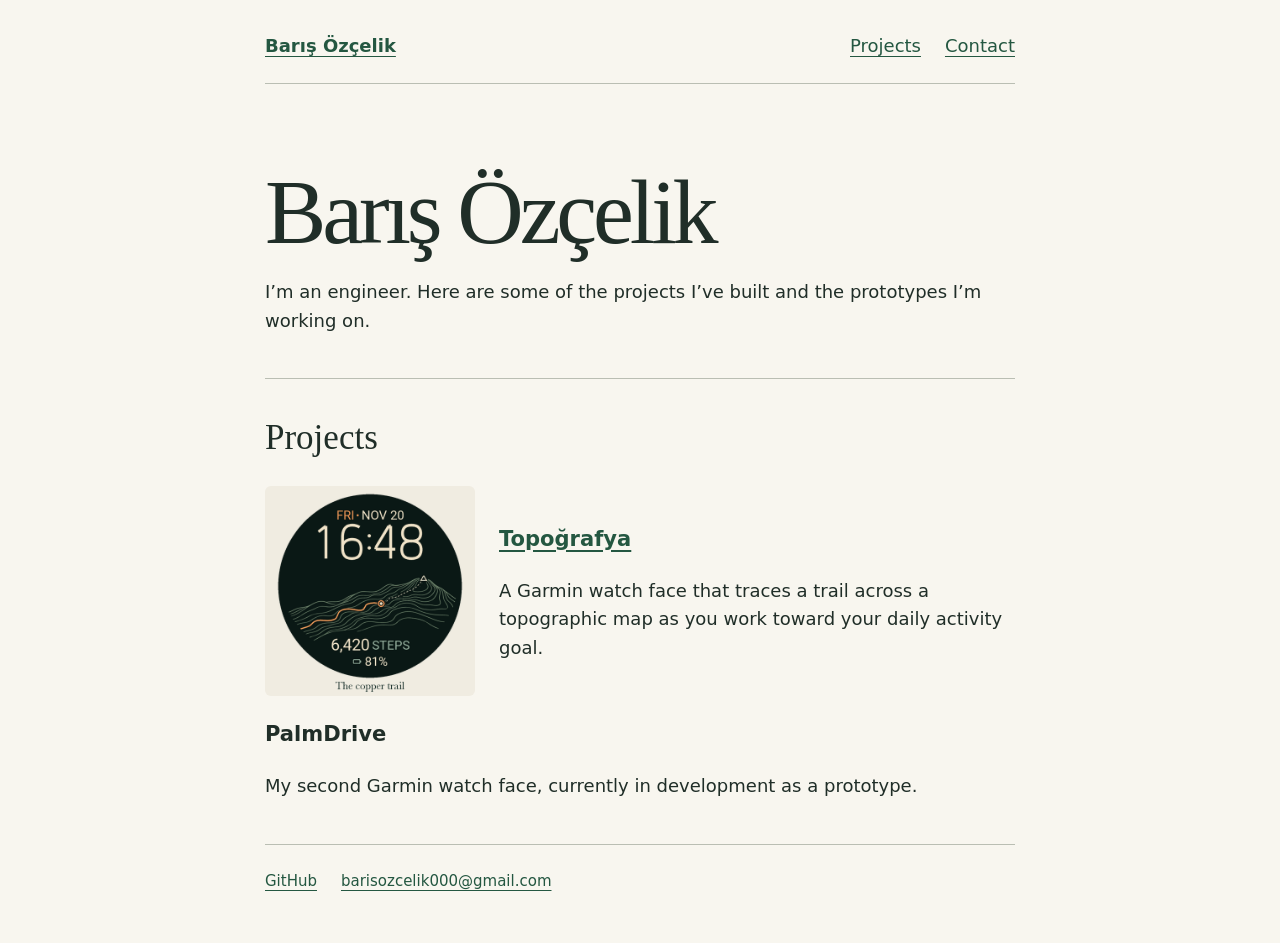
<file: index.html>
<!doctype html><html lang="en"><head><meta charset="utf-8"><meta name="viewport" content="width=device-width,initial-scale=1"><title>Barış Özçelik · Engineer</title><link rel="stylesheet" href="style.css"></head><body><nav aria-label="Main navigation"><a href="./">Barış Özçelik</a><a href="./#projeler">Projects</a><a href="mailto:barisozcelik000@gmail.com">Contact</a></nav><main><header><h1>Barış Özçelik</h1><p>I’m an engineer. Here are some of the projects I’ve built and the prototypes I’m working on.</p></header><section id="projeler"><h2>Projects</h2><article class="project"><img src="topografya.png" alt="The Topoğrafya watch face"><div><h3><a href="apps/watch-faces/topografya/">Topoğrafya</a></h3><p>A Garmin watch face that traces a trail across a topographic map as you work toward your daily activity goal.</p></div></article><article><h3>PalmDrive</h3><p>My second Garmin watch face, currently in development as a prototype.</p></article></section></main><footer><a href="https://github.com/barisozcelik">GitHub</a><a href="mailto:barisozcelik000@gmail.com">barisozcelik000@gmail.com</a></footer></body></html>
</file>
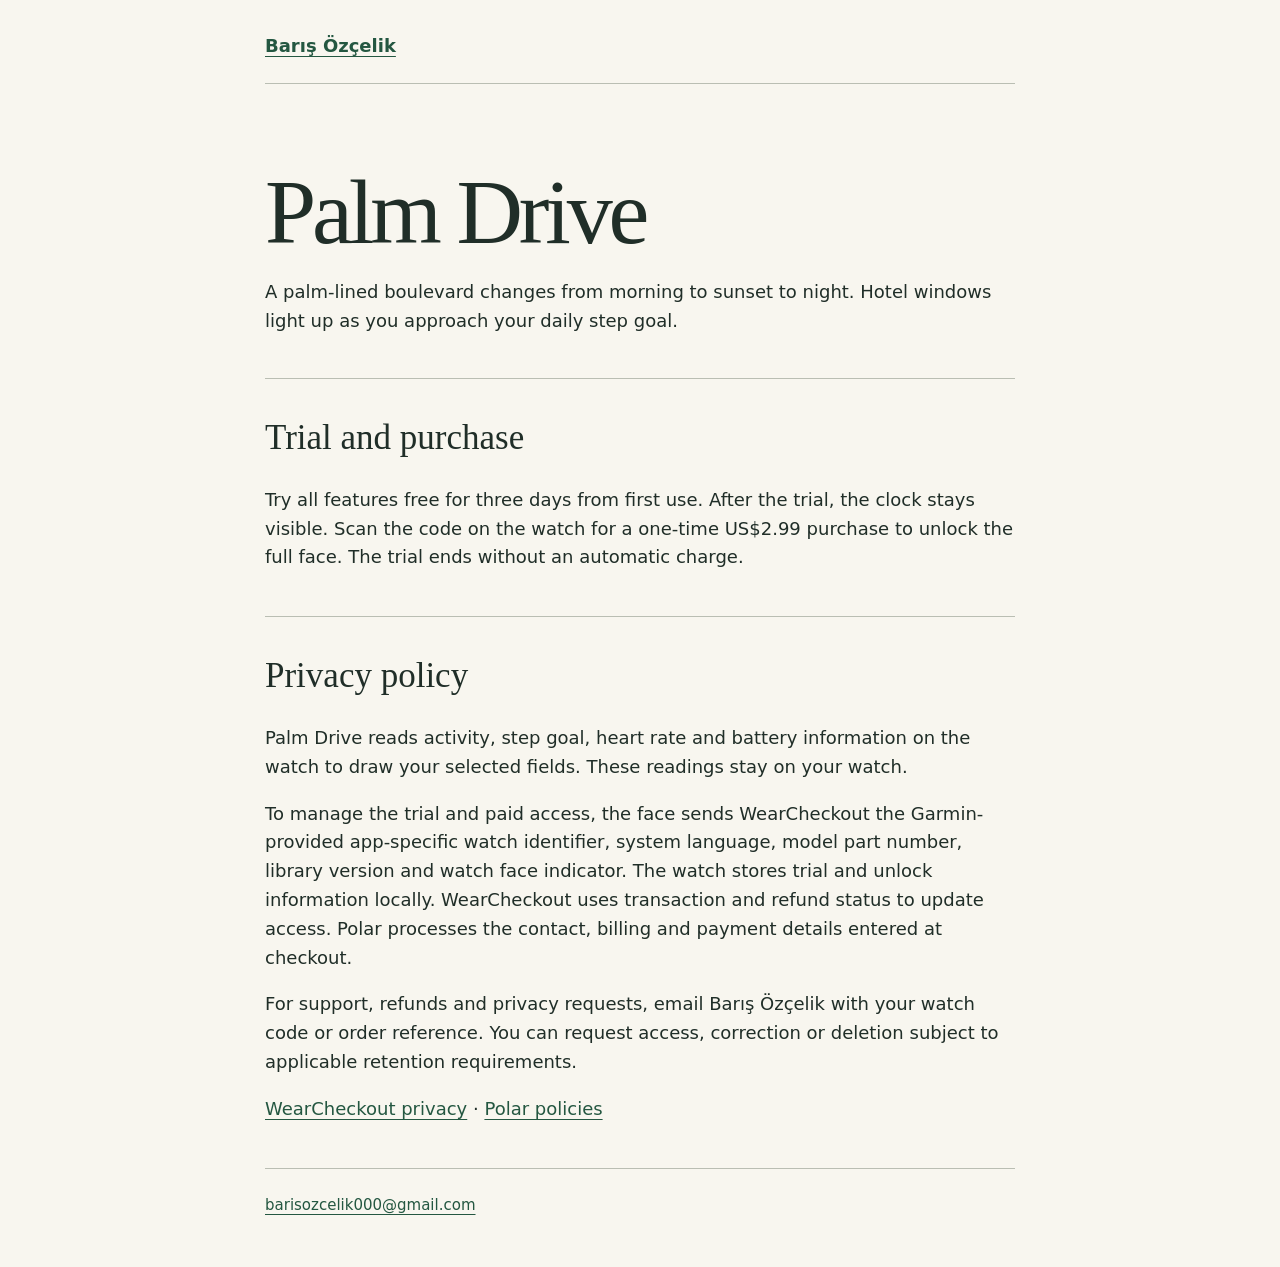
<file: apps/watch-faces/palm-drive/index.html>
<!doctype html><html lang="en"><head><meta charset="utf-8"><meta name="viewport" content="width=device-width,initial-scale=1"><title>Palm Drive · Barış Özçelik</title><link rel="stylesheet" href="../../../style.css"></head><body><nav><a href="../../../">Barış Özçelik</a></nav><main><header><h1>Palm Drive</h1><p>A palm-lined boulevard changes from morning to sunset to night. Hotel windows light up as you approach your daily step goal.</p></header><section><h2>Trial and purchase</h2><p>Try all features free for three days from first use. After the trial, the clock stays visible. Scan the code on the watch for a one-time US$2.99 purchase to unlock the full face. The trial ends without an automatic charge.</p></section><section id="privacy"><h2>Privacy policy</h2><p>Palm Drive reads activity, step goal, heart rate and battery information on the watch to draw your selected fields. These readings stay on your watch.</p><p>To manage the trial and paid access, the face sends WearCheckout the Garmin-provided app-specific watch identifier, system language, model part number, library version and watch face indicator. The watch stores trial and unlock information locally. WearCheckout uses transaction and refund status to update access. Polar processes the contact, billing and payment details entered at checkout.</p><p>For support, refunds and privacy requests, email Barış Özçelik with your watch code or order reference. You can request access, correction or deletion subject to applicable retention requirements.</p><p><a href="https://wearcheckout.com/privacy/">WearCheckout privacy</a> · <a href="https://polar.sh/legal">Polar policies</a></p></section></main><footer><a href="mailto:barisozcelik000@gmail.com">barisozcelik000@gmail.com</a></footer></body></html>
</file>
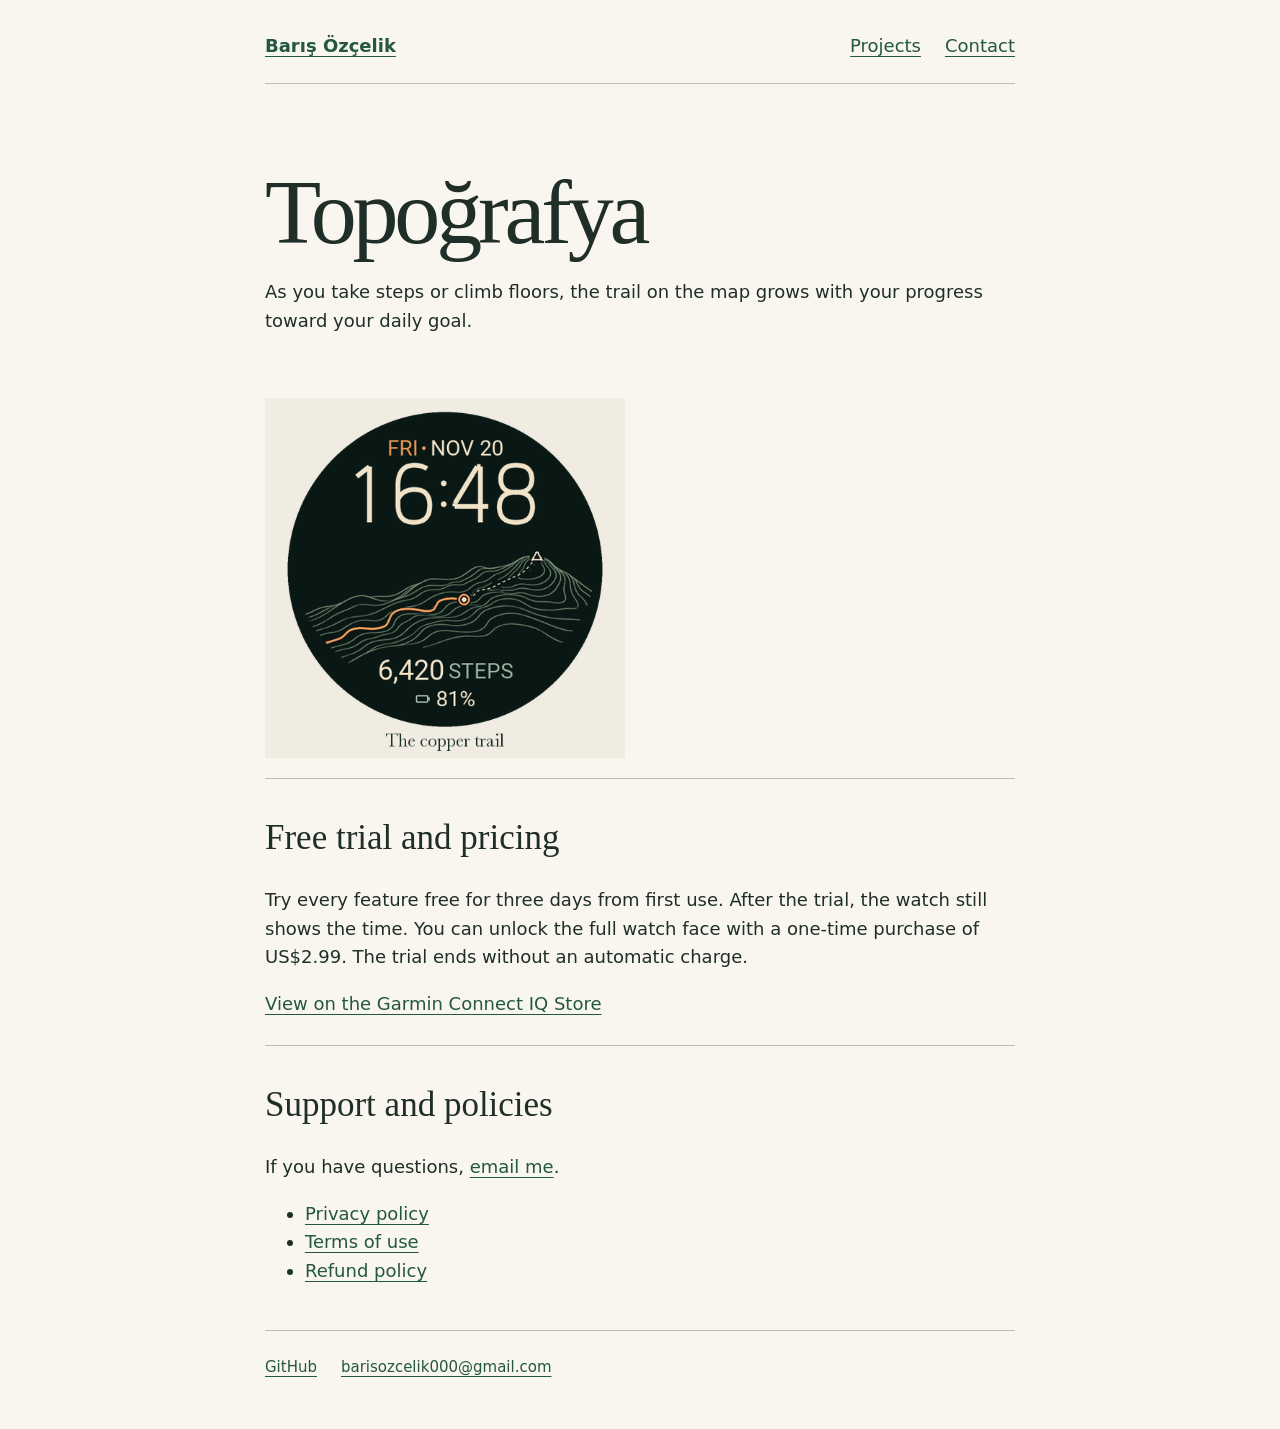
<file: apps/watch-faces/topografya/index.html>
<!doctype html><html lang="en"><head><base href="../../../"><meta charset="utf-8"><meta name="viewport" content="width=device-width,initial-scale=1"><title>Topoğrafya · Barış Özçelik</title><link rel="stylesheet" href="style.css"></head><body><nav aria-label="Main navigation"><a href="./">Barış Özçelik</a><a href="./#projeler">Projects</a><a href="mailto:barisozcelik000@gmail.com">Contact</a></nav><main><header><h1>Topoğrafya</h1><p>As you take steps or climb floors, the trail on the map grows with your progress toward your daily goal.</p></header><img class="detail" src="topografya.png" alt="The Topoğrafya watch face showing the time and a trail marking progress toward a daily goal"><section><h2>Free trial and pricing</h2><p>Try every feature free for three days from first use. After the trial, the watch still shows the time. You can unlock the full watch face with a one-time purchase of US$2.99. The trial ends without an automatic charge.</p><a href="https://apps.garmin.com/apps/7ebdf10c-b594-4a9b-91de-bd9143127555">View on the Garmin Connect IQ Store</a></section><section><h2>Support and policies</h2><p>If you have questions, <a href="mailto:barisozcelik000@gmail.com">email me</a>.</p><ul><li><a href="https://barisozcelik.github.io/topografya-policies/privacy.html">Privacy policy</a></li><li><a href="https://barisozcelik.github.io/topografya-policies/terms.html">Terms of use</a></li><li><a href="https://barisozcelik.github.io/topografya-policies/refunds.html">Refund policy</a></li></ul></section></main><footer><a href="https://github.com/barisozcelik">GitHub</a><a href="mailto:barisozcelik000@gmail.com">barisozcelik000@gmail.com</a></footer></body></html>
</file>
<file: style.css>
*{box-sizing:border-box}body{max-width:870px;margin:auto;padding:32px clamp(20px,5vw,60px) 50px;background:#f8f6ef;color:#202e28;font:18px/1.6 'Inter',system-ui,sans-serif}nav,footer{display:flex;flex-wrap:wrap;align-items:center;gap:24px}nav{padding-bottom:22px;border-bottom:1px solid #babeb3}nav a:first-child{margin-right:auto;font-weight:700}a{color:#245741;text-underline-offset:4px}header{padding:clamp(34px,7vw,80px) 0 24px}h1,h2{font-family:Georgia,serif;line-height:1.05;font-weight:500}h1{font-size:clamp(52px,9vw,92px);letter-spacing:-.045em;margin:0}h2{font-size:35px}section{border-top:1px solid #babeb3;padding:12px 0 26px}.project{display:flex;align-items:center;gap:24px}.project img{width:28%;border-radius:6px}footer{border-top:1px solid #babeb3;padding-top:24px;font-size:15px}.detail{width:min(100%,360px);height:auto;display:block;margin:20px 0}
</file>
